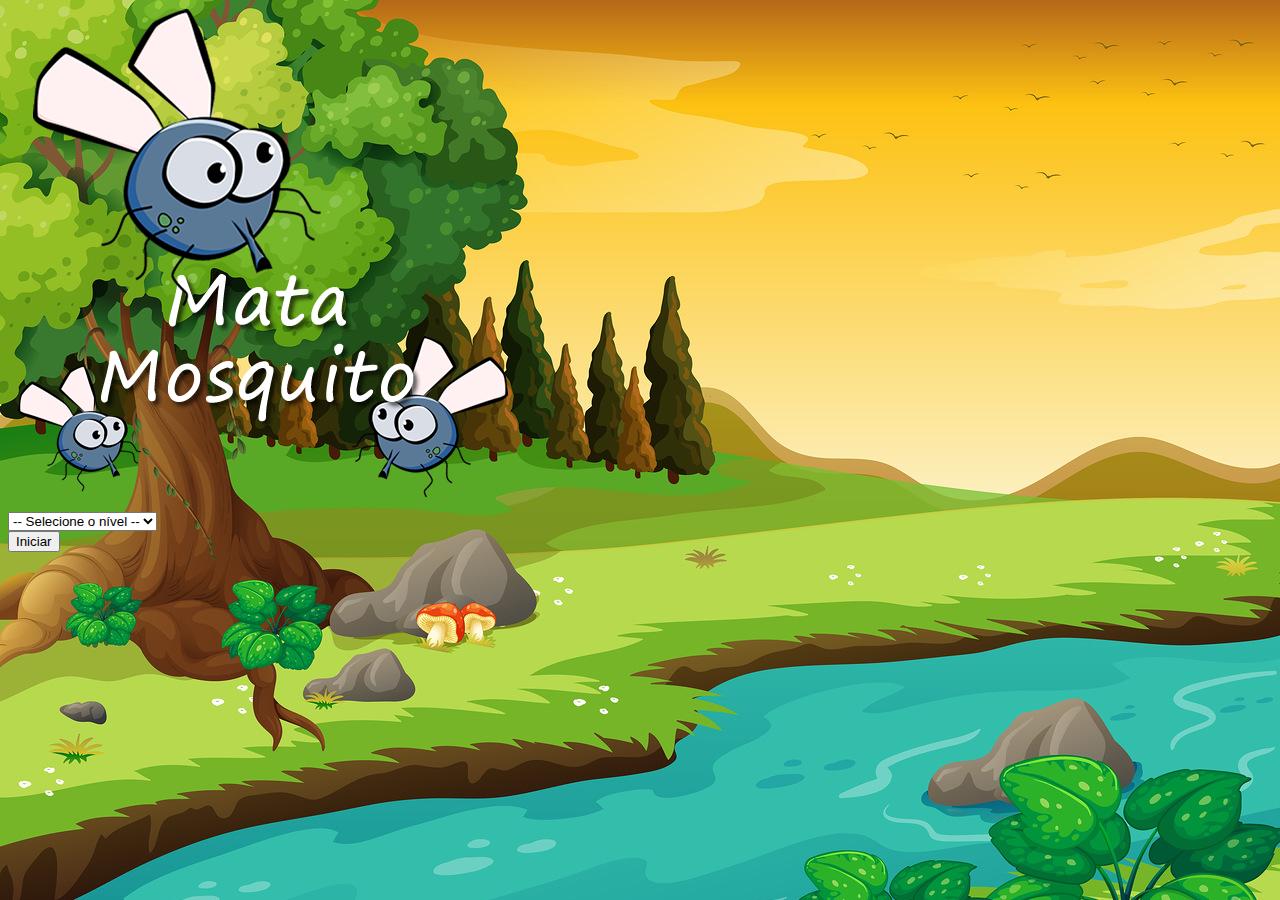
<file: index.html>
<!DOCTYPE html>
<html lang="en">

<head>
    <meta charset="UTF-8">
    <title>index</title>
    <!-- CSS only -->
    <link href="https://cdn.jsdelivr.net/npm/bootstrap@5.1.3/dist/css/bootstrap.min.css" rel="stylesheet"
        integrity="sha384-1BmE4kWBq78iYhFldvKuhfTAU6auU8tT94WrHftjDbrCEXSU1oBoqyl2QvZ6jIW3" crossorigin="anonymous">

    <link rel="stylesheet" href="estilo.css">

    <script>
        function iniciarJogo() {
            var nivel = document.getElementById('nivel').value

            if (nivel === '') {
                alert('Selecione um nível para iniciar o jogo')
                return false
            }

            window.location.href = "app.html?" + nivel

        }
    </script>

</head>

<body>

    <div class="container">
        <div class="row">
            <div class="col">
                <div class="d-flex justify-content-center">
                    <img src="imagens/game.png">
                </div>
            </div>
        </div>

        <div class="row">
            <div class="col">
                <div class="d-flex justify-content-center">
                    <div class="mb-2">
                        <select class="form-control" id="nivel">
                            <option value="">-- Selecione o nível --</option>
                            <option value="normal">Normal</option>
                            <option value="dificil">Difícil</option>
                            <option value="chucknorris">Chuck Norris</option>
                        </select>
                    </div>
                </div>
            </div>
        </div>


        <div class="row">
            <div class="col">
                <div class="d-flex justify-content-center">
                    <button type="button" class="btn btn-danger btn-lg" onclick="iniciarJogo()">
                        Iniciar
                    </button>
                </div>
            </div>
        </div>
    </div>

</body>

</html>
</file>
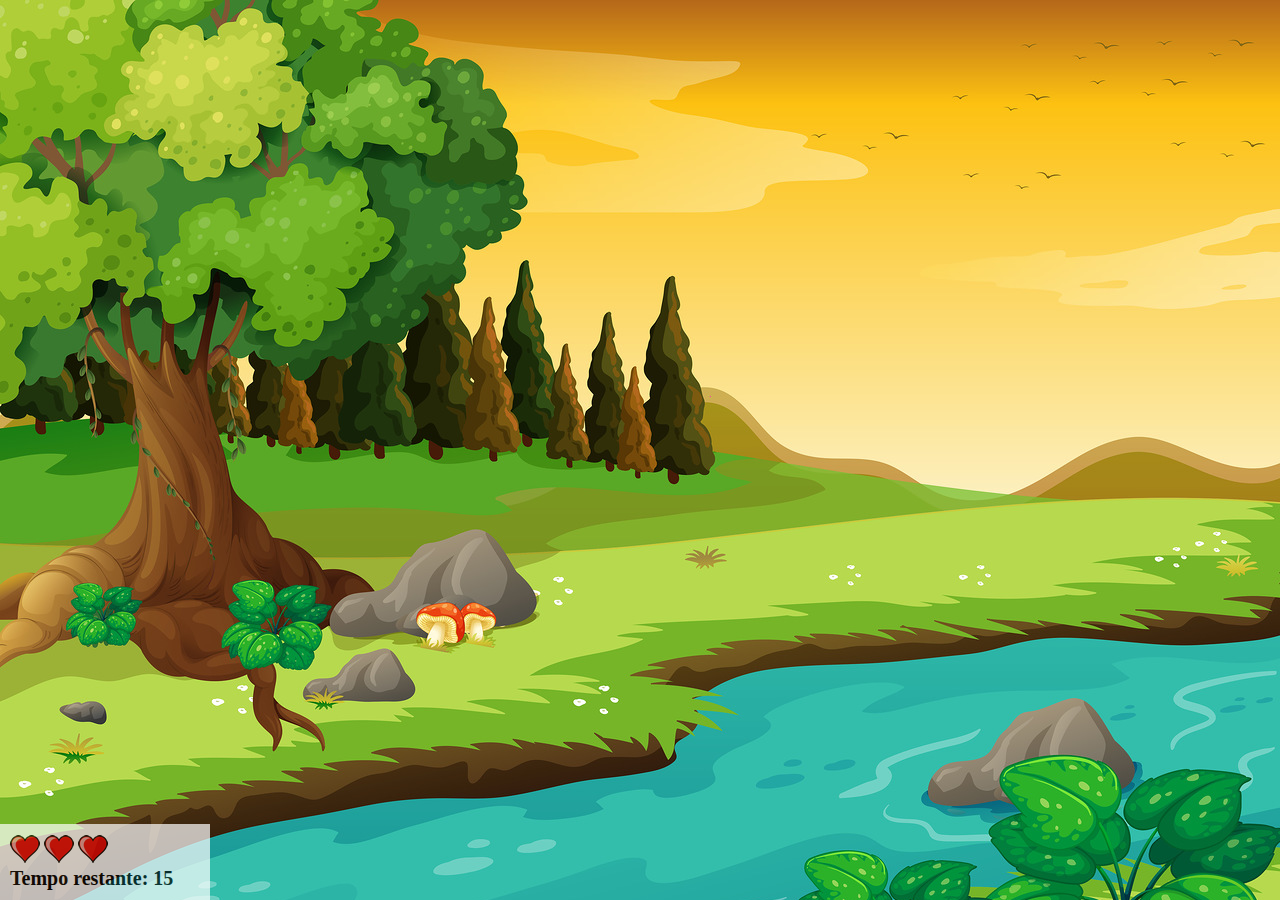
<file: app.html>
<!DOCTYPE html>
<html>

<head>
    <meta charset="UTF-8">
    <title>JavaScript</title>
    <link rel="stylesheet" href="estilo.css">
    <script src="jogo.js"></script>


</head>

<body onresize="ajustaTamanhoPalcoJogo()">

    <div class="painel">
        <div class="vidas">
            <img id="v1" src="imagens/coracao_cheio.png">
            <img id="v2" src="imagens/coracao_cheio.png">
            <img id="v3" src="imagens/coracao_cheio.png">
        </div>

        <div class="cronometro">
            Tempo restante: <span id="cronometro"></span>
        </div>
    </div>


    <script>
        document.getElementById('cronometro').innerHTML = tempo

        var criaMosquito = setInterval(function () {
            posicaoRandomica()
        }, criaMosquitoTempo)

    </script>
</body>

</html>
</file>
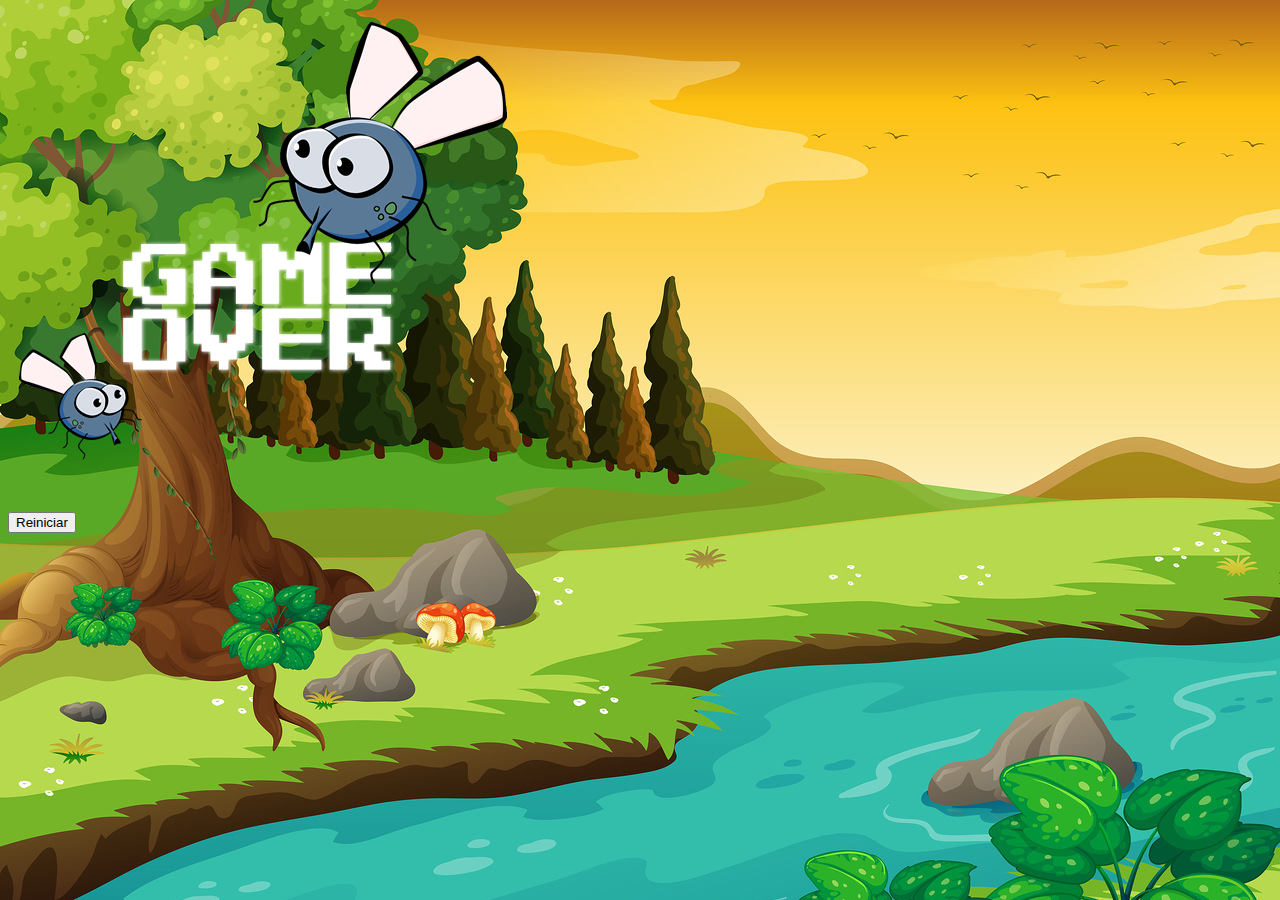
<file: fim_de_jogo.html>
<!DOCTYPE html>
<html lang="en">

<head>
    <meta charset="UTF-8">
    <title>GAME OVER</title>
    <!-- CSS only -->
    <link href="https://cdn.jsdelivr.net/npm/bootstrap@5.1.3/dist/css/bootstrap.min.css" rel="stylesheet"
        integrity="sha384-1BmE4kWBq78iYhFldvKuhfTAU6auU8tT94WrHftjDbrCEXSU1oBoqyl2QvZ6jIW3" crossorigin="anonymous">

    <link rel="stylesheet" href="estilo.css">

</head>

<body>

    <div class="container">
        <div class="row">
            <div class="col">
                <div class="d-flex justify-content-center">
                    <img src="imagens/game_over.png">
                </div>
            </div>
        </div>

        <div class="row">
            <div class="col">
                <div class="d-flex justify-content-center">
                    <button type="button" class="btn btn-dark btn-lg" onclick="window.location.href = 'index.html' ">
                        Reiniciar
                    </button>
                </div>
            </div>
        </div>
    </div>

</body>

</html>
</file>
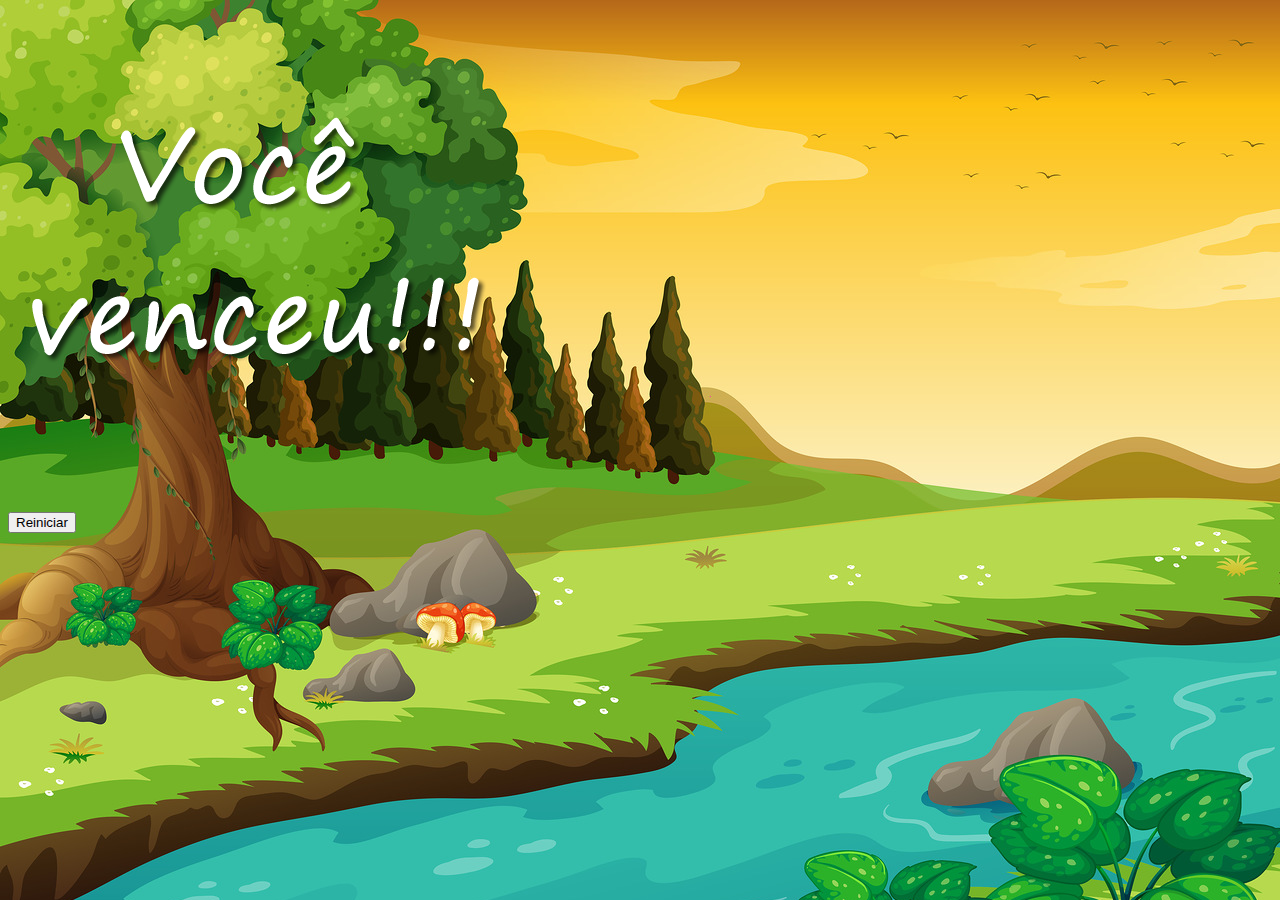
<file: vitoria.html>
<!DOCTYPE html>
<html lang="en">

<head>
    <meta charset="UTF-8">
    <title>YOU WIN</title>
    <!-- CSS only -->
    <link href="https://cdn.jsdelivr.net/npm/bootstrap@5.1.3/dist/css/bootstrap.min.css" rel="stylesheet"
        integrity="sha384-1BmE4kWBq78iYhFldvKuhfTAU6auU8tT94WrHftjDbrCEXSU1oBoqyl2QvZ6jIW3" crossorigin="anonymous">

    <link rel="stylesheet" href="estilo.css">

</head>

<body>

    <div class="container">
        <div class="row">
            <div class="col">
                <div class="d-flex justify-content-center">
                    <img src="imagens/vitoria.png">
                </div>
            </div>
        </div>

        <div class="row">
            <div class="col">
                <div class="d-flex justify-content-center">
                    <button type="button" class="btn btn-dark btn-lg" onclick="window.location.href = 'index.html' ">
                        Reiniciar
                    </button>
                </div>
            </div>
        </div>
    </div>

</body>

</html>
</file>
<file: estilo.css>
html {
    cursor: url(imagens/mata_mosca.png) 30 30, auto;
}

body {
    background-image: url(imagens/bg.jpg);
    background-repeat: no-repeat;
}

.mosquito1 {
    width: 50px;
    height: 50px;
}

.mosquito2 {
    width: 70px;
    height: 70px;
}

.mosquito3 {
    width: 90px;
    height: 90px;
}

.ladoA {
    transform: scaleX(1);
}

.ladoB {
    transform: scaleX(-1);
}

.painel {
    position: absolute;
    width: 190px;
    padding: 10px;
    left: 0px;
    bottom: 0px;
    border-top: solid 1px #fff;
    background-color: #fff;
    opacity: 0.7;
}

.vidas {
    float: left;
}

.cronometro {
    float: left;
    font-size: 20px;
    font-weight: bold;
}
</file>
